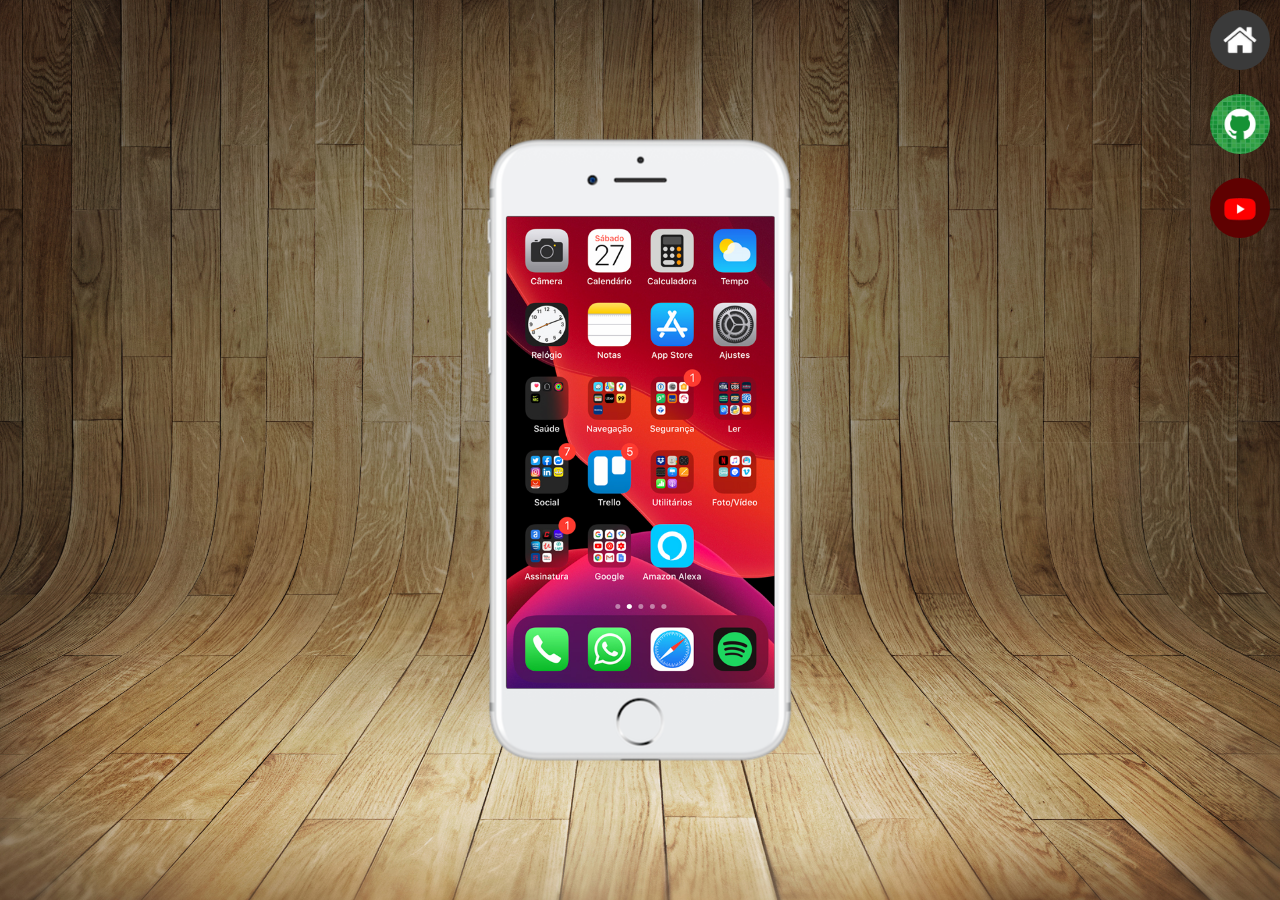
<file: index.html>
<!DOCTYPE html>
<html lang="en">
<head>
    <meta charset="UTF-8">
    <meta name="viewport" content="width=device-width, initial-scale=1.0">
    <title>Projeto Social</title>
    <link rel="shortcut icon" href="favicon-social.ico" type="image/x-icon">
    <link rel="stylesheet" href="style.css">
</head>
<body>
    <main>
        <section id="telefone">
            <iframe name="tela" id="tela" src="menu.html" frameborder="0"></iframe>
        </section>
        <section id="redes-sociais">
            <a href="menu.html" target="tela"><img src="imagens/logo-home.jpg" alt="Home"></a><br>
            <a href="github.html" target="tela"><img src="imagens/logo-github.jpg" alt="Github"></a><br>
            <a href="youtube.html" target="tela"><img src="imagens/logo-youtube.jpg" alt="Youtube"></a>
        </section>
    </main>
</body>
</html>
</file>
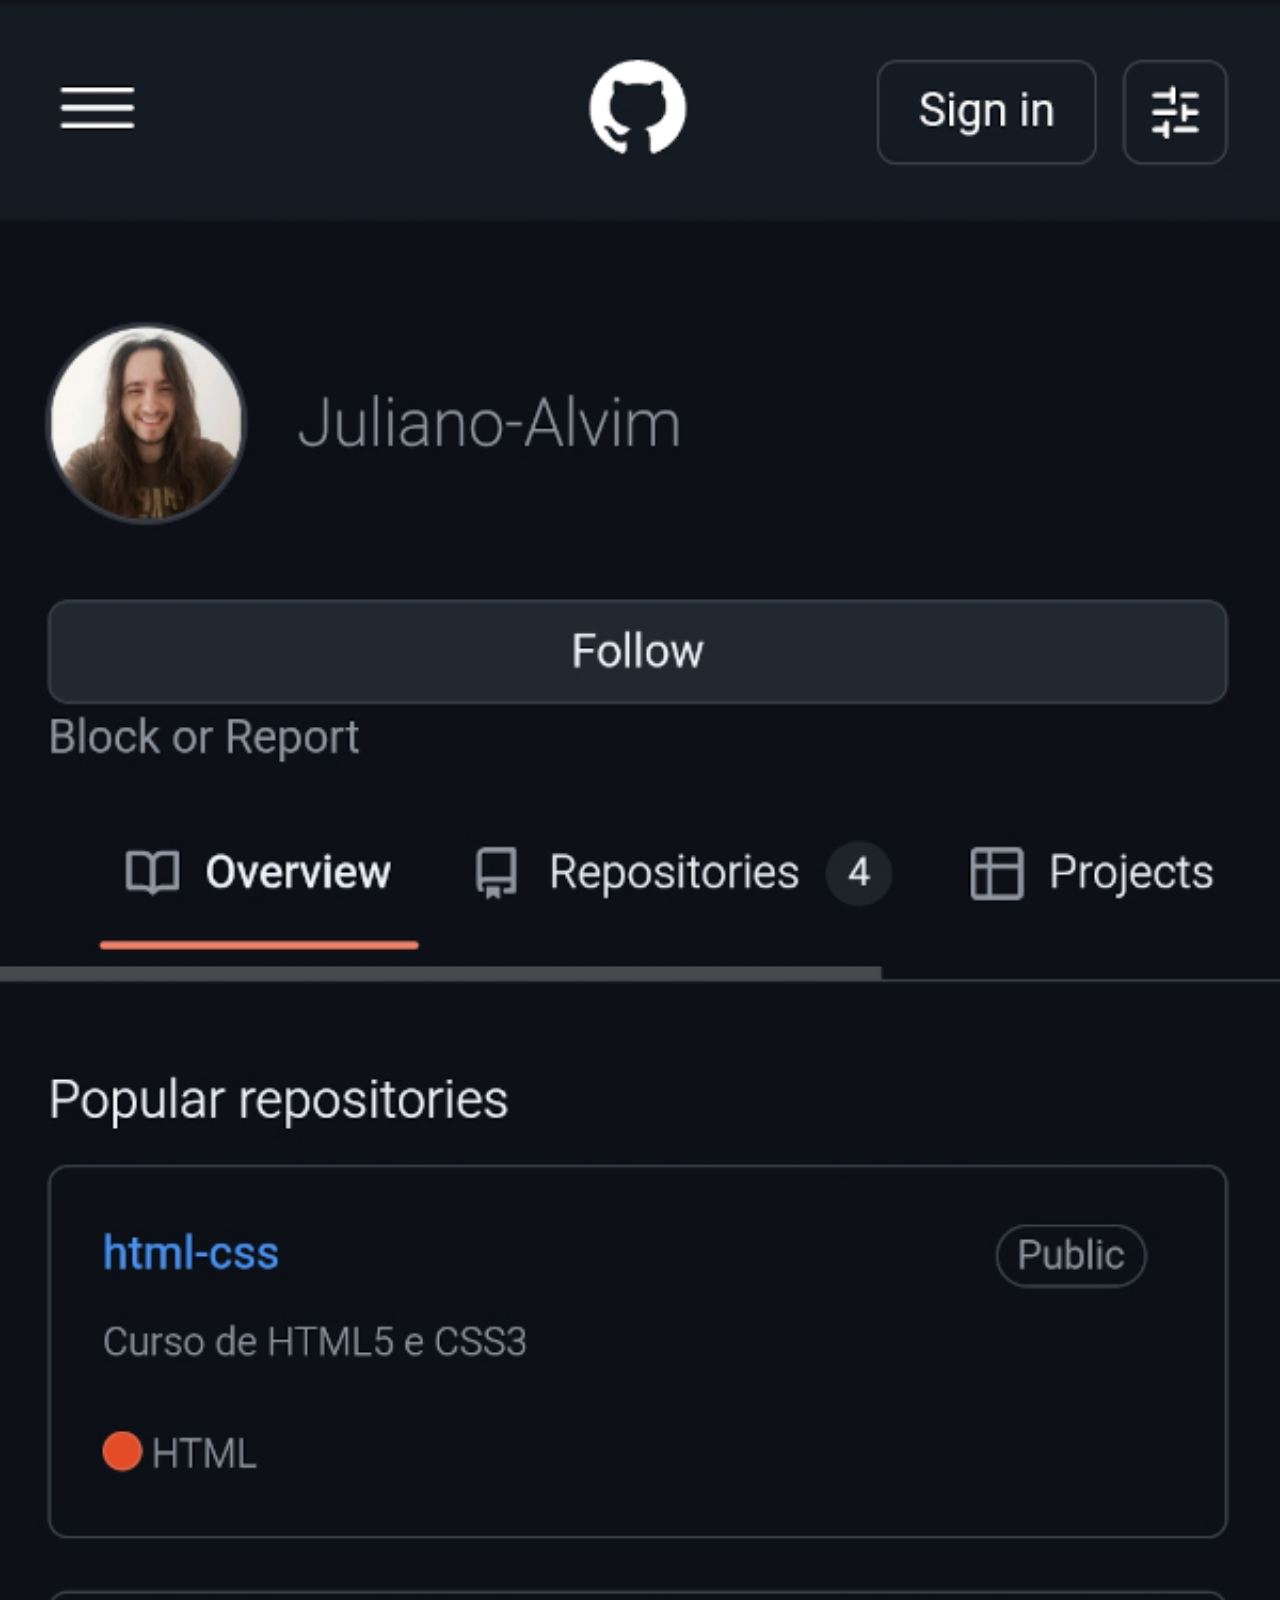
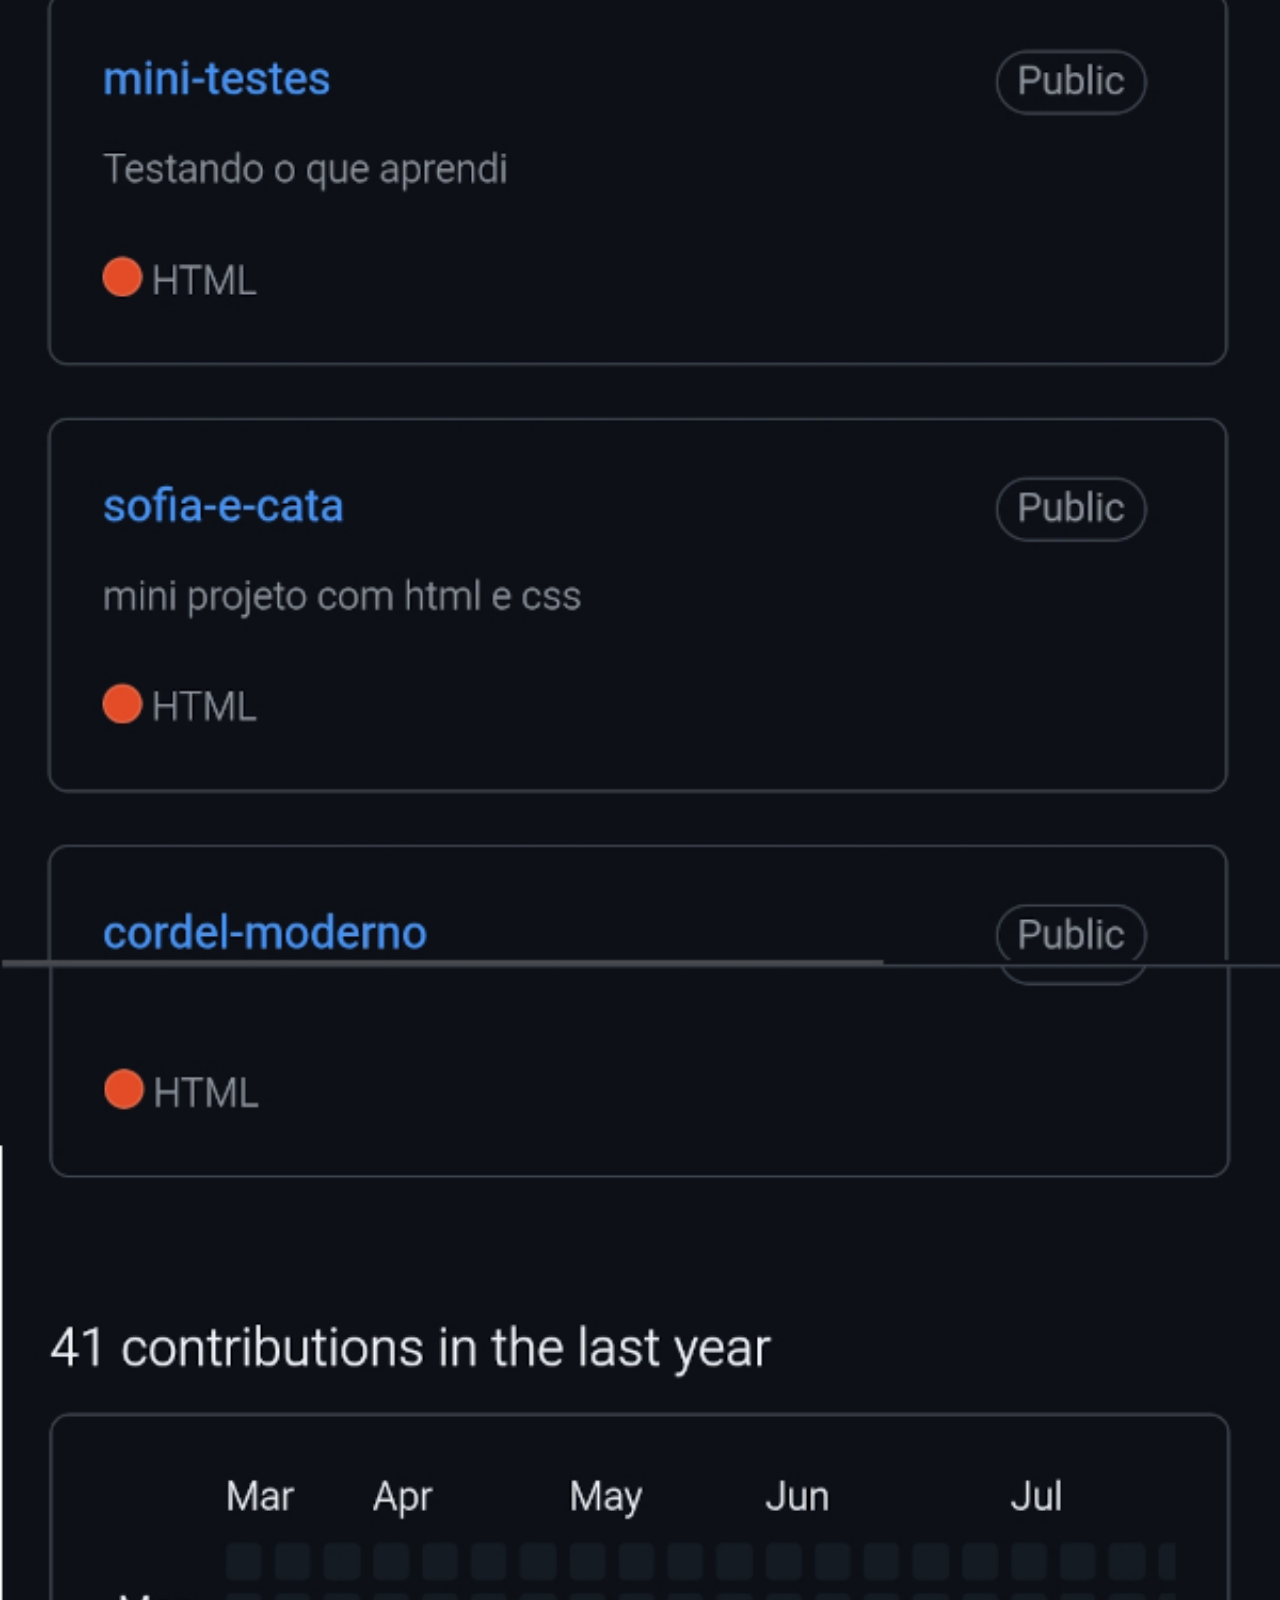
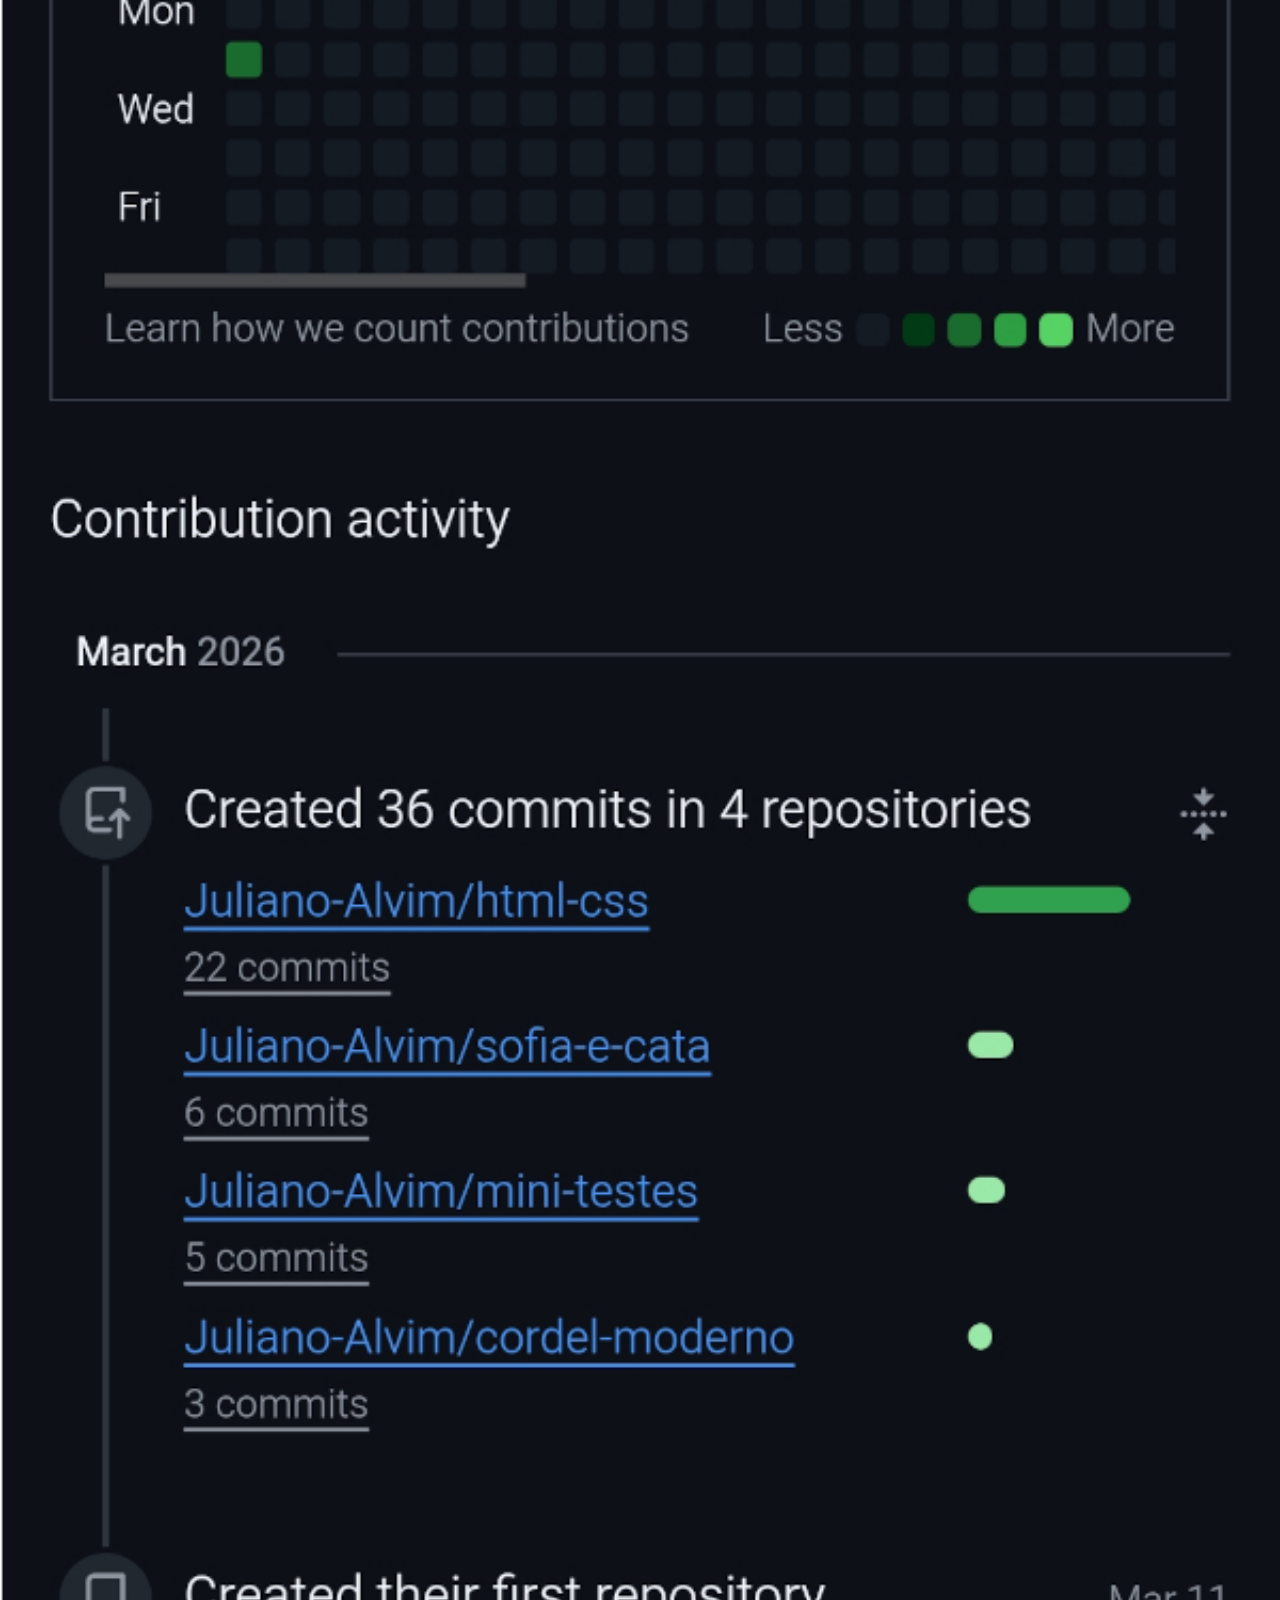
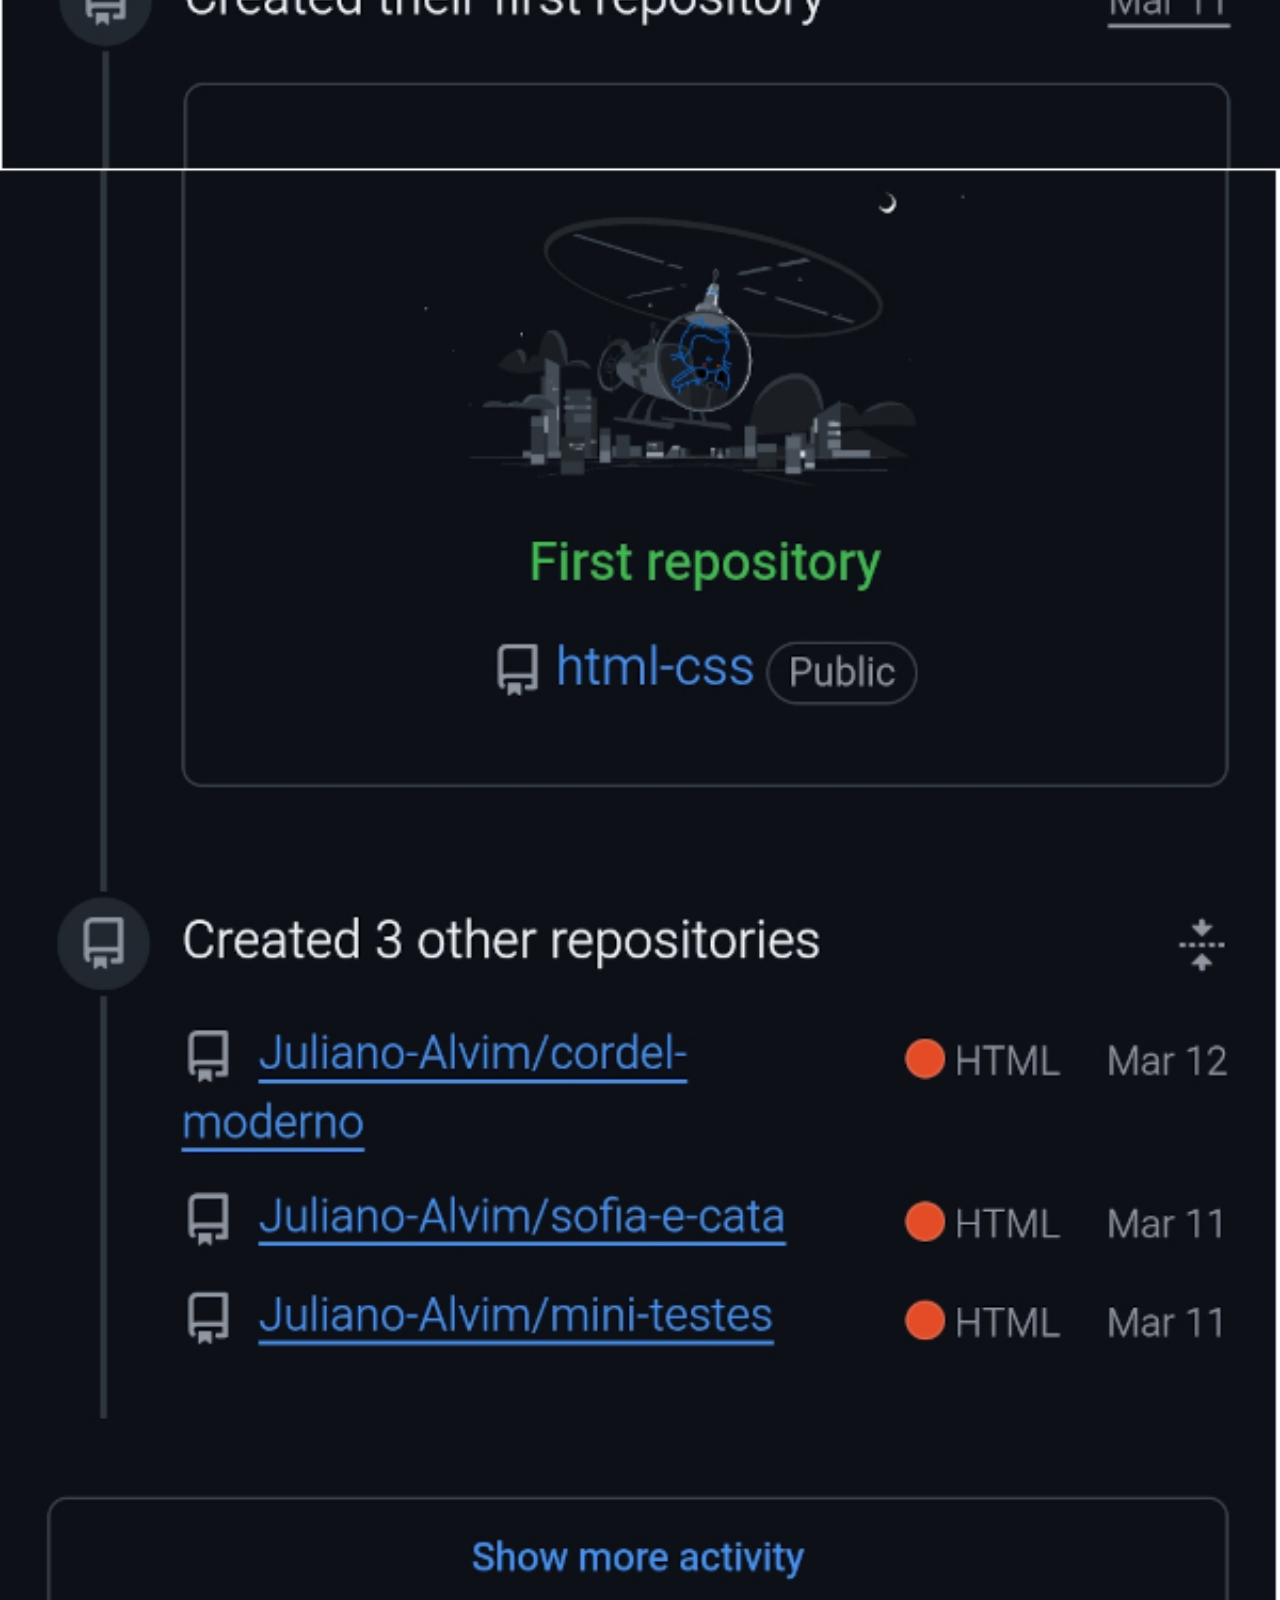
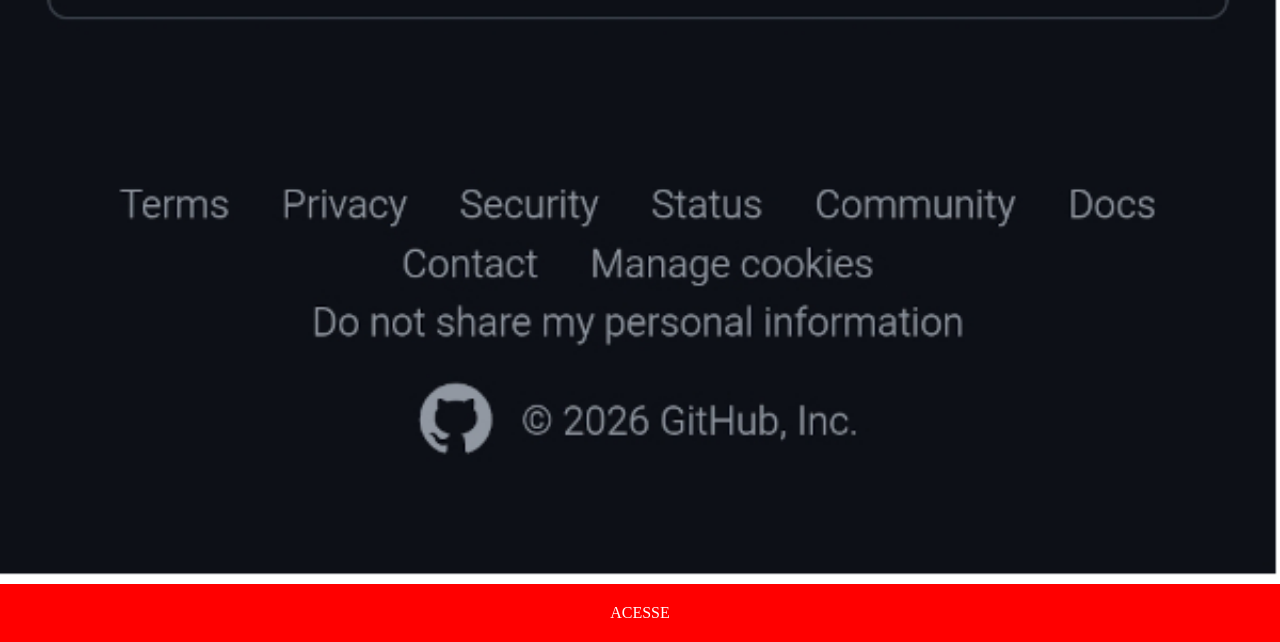
<file: github.html>
<!DOCTYPE html>
<html lang="pt-br">
<head>
    <meta charset="UTF-8">
    <meta name="viewport" content="width=device-width, initial-scale=1.0">
    <title>Github</title>
        <style>
        * {
            margin: 0px;
            padding: 0px;
        }

        ::-webkit-scrollbar {
            width: 0px;
            height: 0px;
        }

        img {
            width: 100vw;
        }

        a {
            display: block;
            text-align: center;
            color: white;
            background-color: red;
            padding: 20px;
            text-decoration: none;
        }

        a:hover {
            text-decoration: underline;
            color: black;
            background-color: pink;
        }
    </style>
</head>
<body>
    <img src="imagens/tela-github-juliano.jpg" alt="Github">
    <a href="https://github.com/Juliano-Alvim?tab=repositories" target="_blank">ACESSE</a>
</body>
</html>
</file>
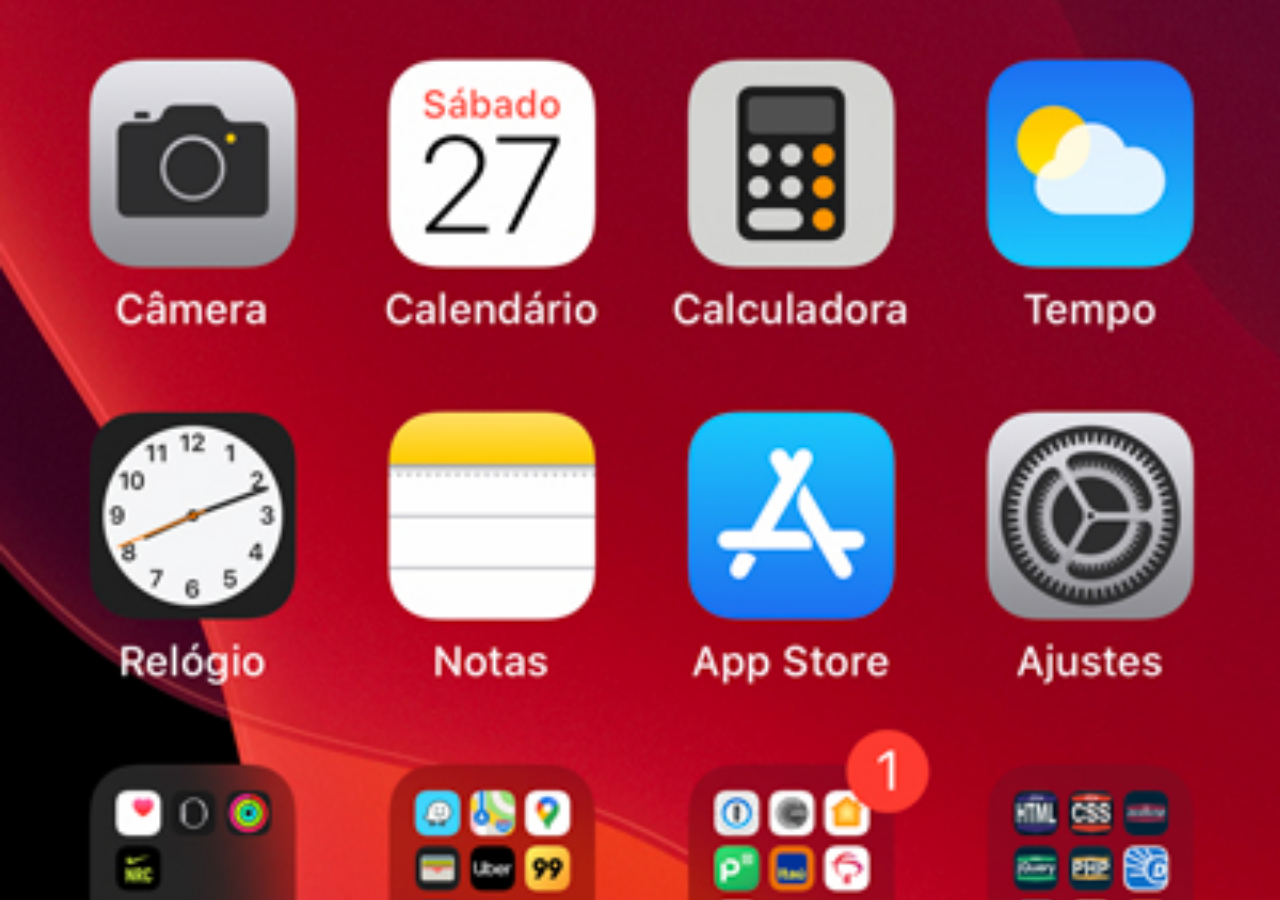
<file: menu.html>
<!DOCTYPE html>
<html lang="pt-br">
<head>
    <meta charset="UTF-8">
    <meta name="viewport" content="width=device-width, initial-scale=1.0">
    <title>Tela inicial</title>
    <style>
        * {
            margin: 0px;
            padding: 0px;
        }

        body {
            width: 100vw;
            height: 100vh;
            background: black url(imagens/tela-home.jpg) top center no-repeat;
            background-size: cover;
        }
    </style>
</head>
<body>
    
</body>
</html>
</file>
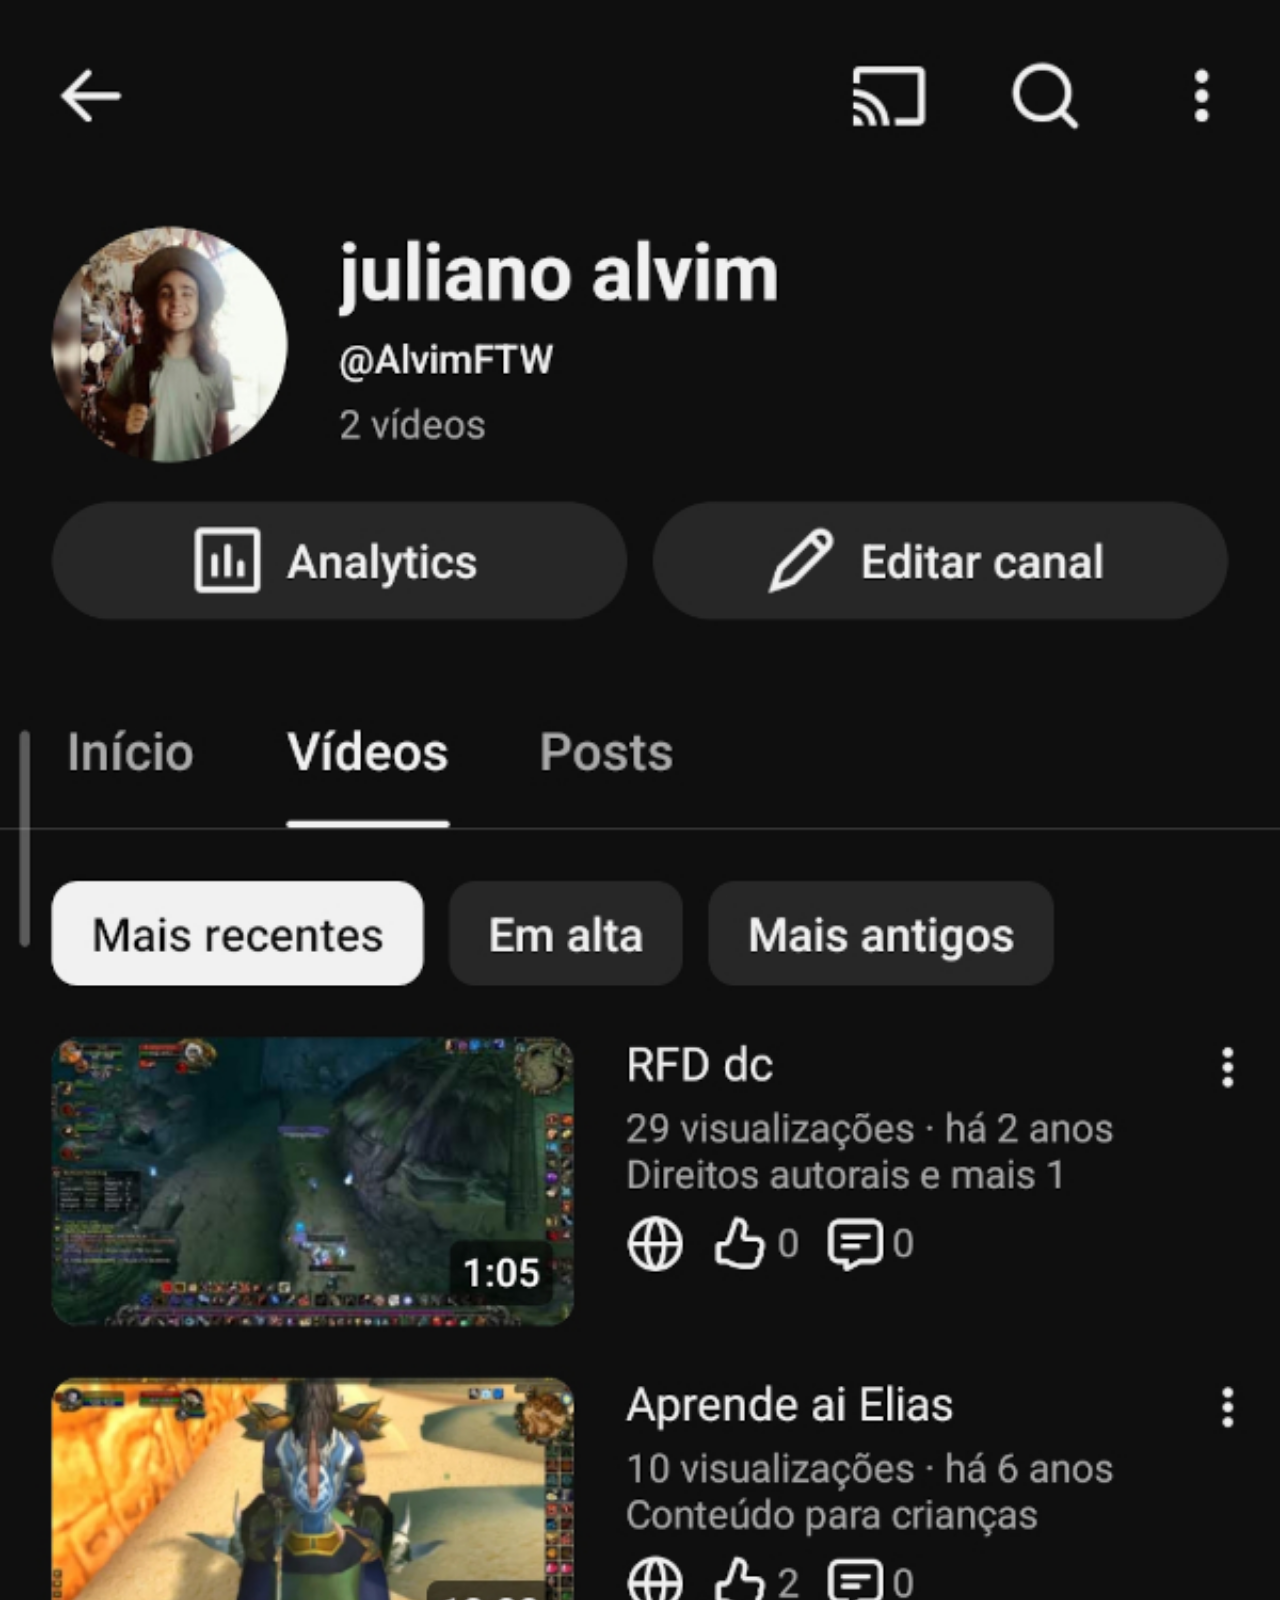
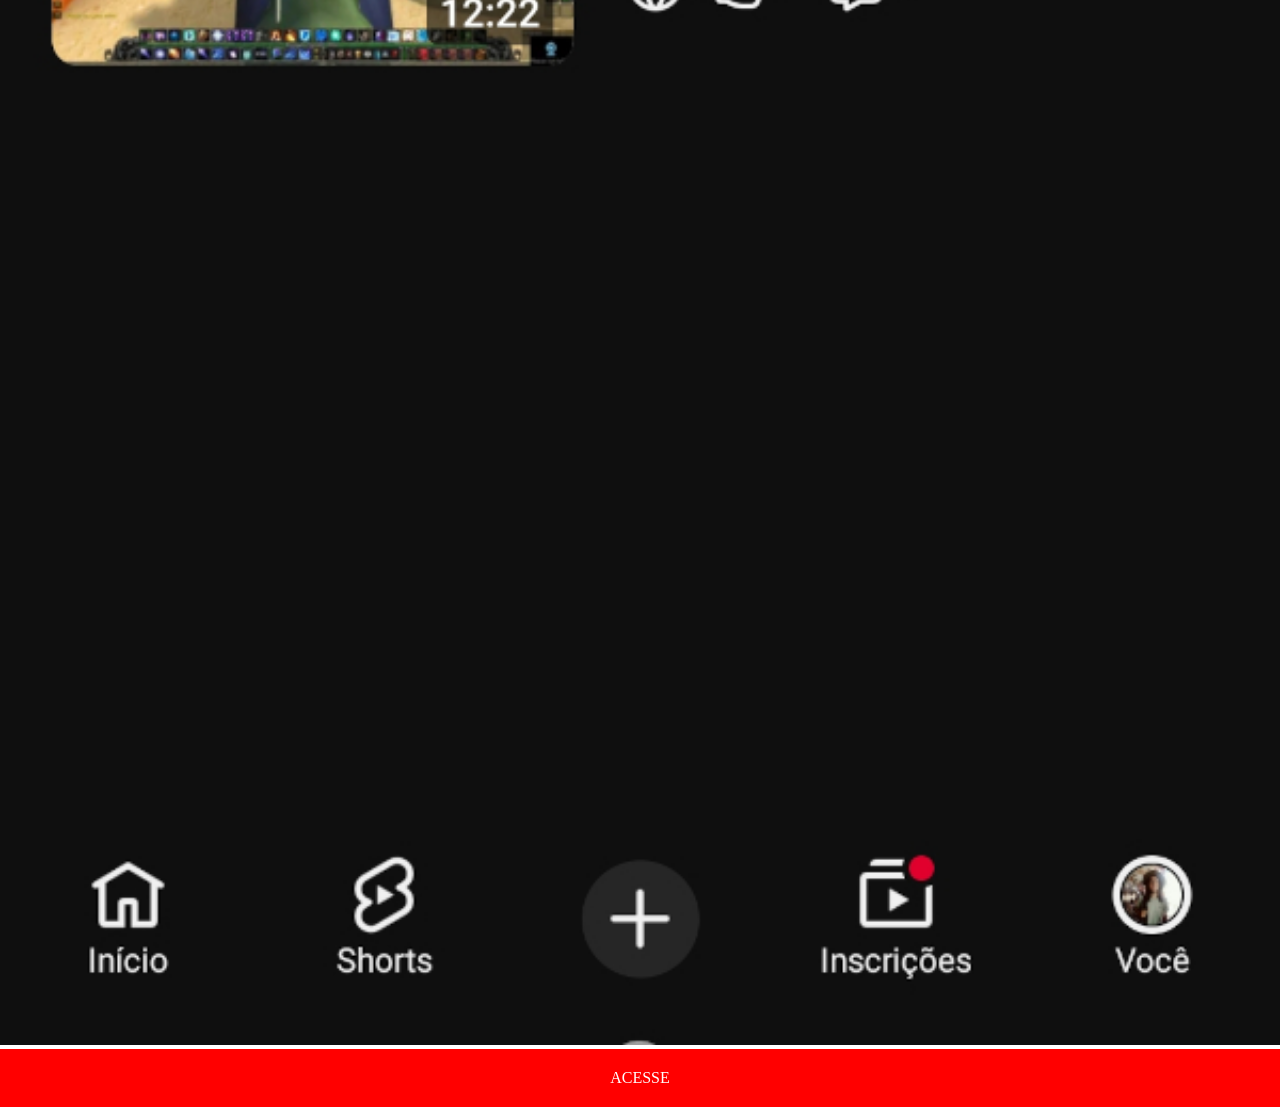
<file: youtube.html>
<!DOCTYPE html>
<html lang="pt-br">
<head>
    <meta charset="UTF-8">
    <meta name="viewport" content="width=device-width, initial-scale=1.0">
    <title>Youtube</title>
        <style>
        * {
            margin: 0px;
            padding: 0px;
        }

        ::-webkit-scrollbar {
            width: 0px;
            height: 0px;
        }

        img {
            width: 100vw;
        }

        a {
            display: block;
            text-align: center;
            color: white;
            background-color: red;
            padding: 20px;
            text-decoration: none;
        }

        a:hover {
            text-decoration: underline;
            color: black;
            background-color: pink;
        }
    </style>
</head>
<body>
    <img src="imagens/tela-youtube-juliano.jpg" alt="Youtube">
    <a href="https://www.youtube.com/@AlvimFTW" target="_blank">ACESSE</a>
</body>
</html>
</file>
<file: style.css>
@charset "UTF-8";

* {
    margin: 0px;
    padding: 0px;
}

html, body {
    height: 100vh;
    width: 100vw;
    background-color: black;
}

body {
    background:black url(imagens/fundo-madeira.jpg) top center no-repeat;
    background-size: cover;
}

main {
    position: relative;
    height: 100vh;
}

#telefone {
    position: absolute;
    background: url(imagens/frame-iphone.png) top center no-repeat;
    background-size: cover;
    width: 311px;
    height: 627px;
    top: 50%;
    left: 50%;
    transform: translate(-50%, -50%);
}

#tela {
    position: relative;  /* PRA USAR TOP E LEFT EU PRECISO COLOCAR RELATIVE ANTES */
    top: 80px;
    left: 22px;
    height: 472px;
    width: 268px;
}

#redes-sociais {
    text-align: right;
}

#redes-sociais img {
    width: 60px;
    border-radius: 50%;
    margin: 10px;
    box-sizing: border-box;
}

#redes-sociais img:hover {
    border: 2px solid white;
    box-shadow: 5px 5px 10px black;
    transform: translate(-3px, -3px);
    transition: .3s;
}
</file>
